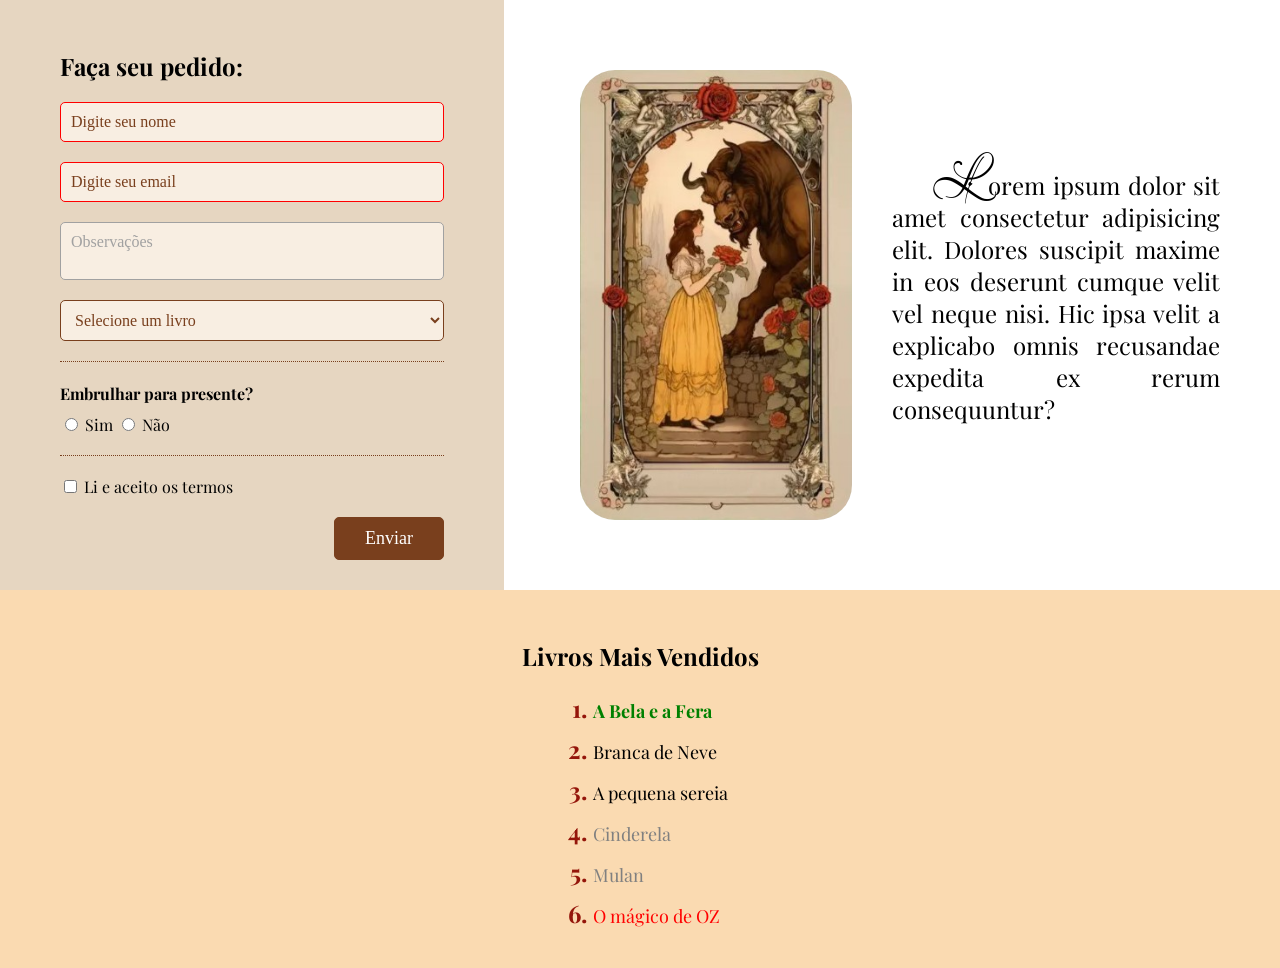
<file: 6 - pseudo classes e pseudo elementos/index.html>
<!DOCTYPE html>
<html lang="en">
<head>
    <meta charset="UTF-8">
    <meta name="viewport" content="width=device-width, initial-scale=1.0">
    <link rel="stylesheet" href="./assets/css/style.css">
    <link rel="stylesheet" href="./assets/css/pseudo.css">
    <title>Pseudo</title>
</head>
<body>
    
    <section class="livro">
        <div class="pedido">
            <h2>Faça seu pedido:</h2>

            <form action="">
                <input required type="text" placeholder="Digite seu nome">
                <input required type="email" placeholder="Digite seu email">
                <textarea disabled name="observacoes" id="observacoes" placeholder="Observações"></textarea>

                <select name="livros" id="livros">
                    <option value="" disabled selected>Selecione um livro</option>
                    <option value="bela-fera">A Bela e a Fera</option>
                    <option value="branca-neve">Branca de Neve</option>
                    <option value="pequena-sereia">A pequena sereia</option>
                    <option value="cinderela">Cinderela</option>
                    <option value="mulan">Mulan</option>
                    <option value="magico-oz">O mágico de Oz</option>
                </select>

                <div class="presente">
                    <h4>Embrulhar para presente?</h4>

                    <input required type="radio" id="sim" name="presente" value="sim">
                    <label for="sim">Sim</label>

                    <input required type="radio" id="nao" name="presente" value="nao">
                    <label for="nao">Não</label>
                </div>

                <div class="termos">
                    <input required type="checkbox" id="aceito" name="termos" value="aceito">
                    <label for="aceito">Li e aceito os termos</label>
                </div>
                
                <input type="submit" value="Enviar">
            </form>
        </div>
        
        <div class="modelo">
            <img src="./assets/images/carta-bela.jpg" alt="Carta da Bela e a Fera">
            <p>Lorem ipsum dolor sit amet consectetur adipisicing elit. Dolores suscipit maxime in eos deserunt cumque velit vel neque nisi. Hic ipsa velit a explicabo omnis recusandae expedita ex rerum consequuntur?</p>
        </div>
    </section>
    
    <section class="ranking">
        <h2>Livros Mais Vendidos</h2>

        <ol>
            <li class="top3">A Bela e a Fera</li>
            <li class="top3">Branca de Neve</li>
            <li class="top3">A pequena sereia</li>
            <li>Cinderela</li>
            <li>Mulan</li>
            <li>O mágico de OZ</li>
        </ol>
    </section>

</body>
</html>
</file>
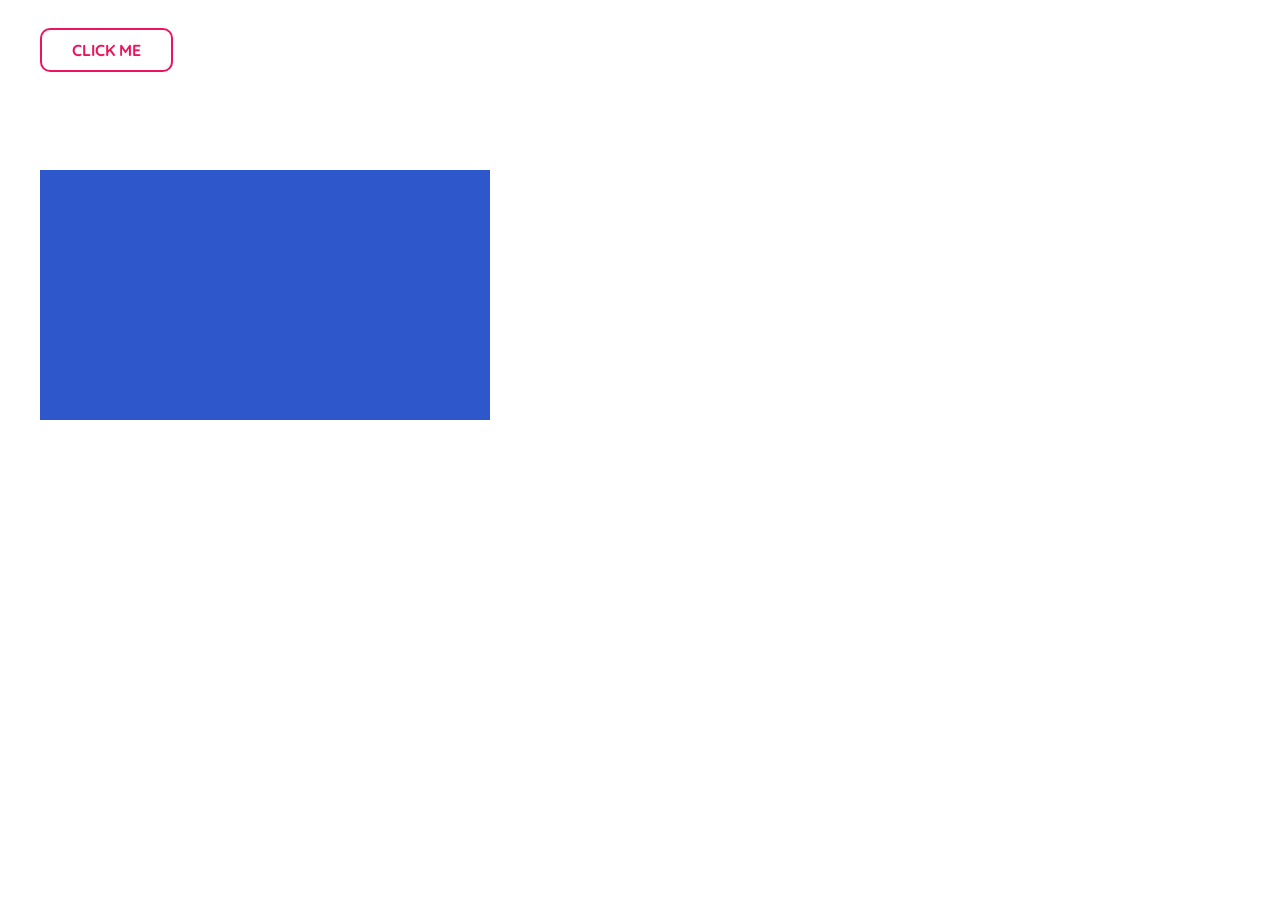
<file: 7-transições  e animações/index.html>
<!DOCTYPE html>
<html lang="pt-br">
<head>
    <meta charset="UTF-8">
    <meta name="viewport" content="width=device-width, initial-scale=1.0">
    <link rel="stylesheet" href="style.css">
    <link rel="preconnect" href="https://fonts.googleapis.com">
    <link rel="preconnect" href="https://fonts.gstatic.com" crossorigin>
    <link href="https://fonts.googleapis.com/css2?family=Quicksand:wght@500&display=swap" rel="stylesheet">

    <!-- Fonte do ícone como "Usage as a Font". Colocamos aqui para nao ficar visível para o usuario -->
    <link href="https://cdn.boxicons.com/3.0.8/fonts/basic/boxicons.min.css" rel="stylesheet">

    <title>Animações</title>

</head>
<body>

    <div class="container">
        <a href="" class="btn">Click me</a>
    </div>

    <div class="container">
        <div class="box">
            <i class="bx bx-rocket"></i>
            
        </div>
    </div>
    
</body>
</html>
</file>
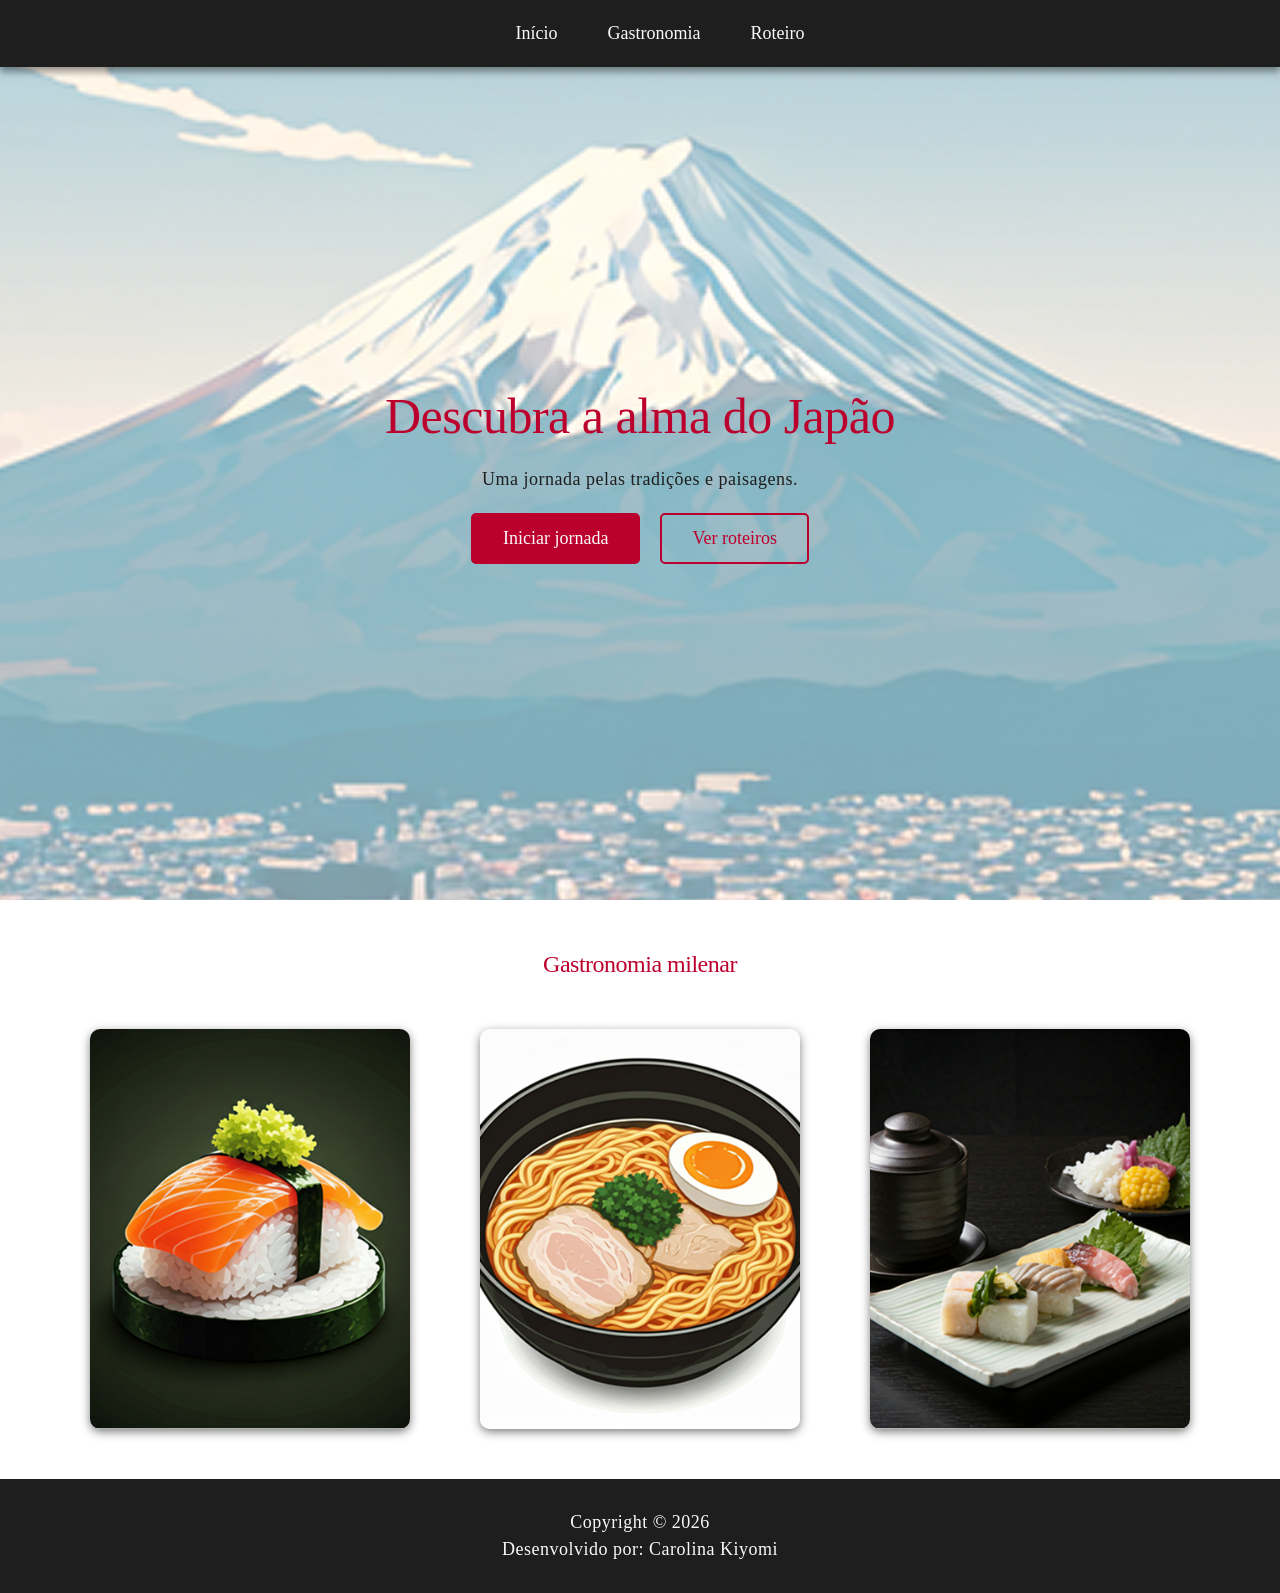
<file: 8 - semântica/assets/index.html>
<!DOCTYPE html>
<html lang="pt=br">
<head>
    <meta charset="UTF-8">
    <meta name="viewport" content="width=device-width, initial-scale=1.0">

    <!-- Reset css vem sempre PRIMEIRO -->
    <link rel="stylesheet" href="./css/reset.css">
    <link rel="stylesheet" href="./css/variables.css">

    <!-- Ordem certa: 1º RESET CSS, 2º Variavél etc -->
    <link rel="stylesheet" href="./css/components.css">
    <link rel="stylesheet" href="./css/style.css">

    <title>Semântica e Componentização</title>
</head>
<body>
    
    <header>
        <nav> <!-- Estrutura de navação <nav> -->
            <ul class="flex">
                <!-- Estrutura de lista -->
                <li><a href= "#banner" class="menu-item"> Início</a></li>
                <li><a href= "#food" class="menu-item"> Gastronomia </a></li>
                <li><a href= "#itinerary" class="menu-item"> Roteiro </a></li>
            </ul>

        </nav> <!-- Estrutura de navação <nav> -->
    </header>

    <main>
        <section id="banner" class="flex">
            <h1 class="title"> Descubra a alma do Japão</h1>
            <p class="text"> Uma jornada pelas tradições e paisagens.</p>

                    <!-- div.flex>a*2 -->
            <div class="flex">
                <a href="food" class="btn btn-primary"> Iniciar jornada</a>
                <a href="#itinerary" class="btn"> Ver roteiros</a>
            </div>

        </section>

                 <!-- section#food>h2.title -->
        <section id="food">
            <h2 class="title">Gastronomia milenar</h2>
            <figure class="flex"> <!-- class figure é um container para quando usar imagens -->
                <img src="./images/sushi.jpg" alt="Sushi">
                <img src="./images/lamen.jpg" alt="Lamen">
                <img src="./images/kaiseki.jpg" alt="Kaiseki">
            </figure>
        </section>
    </main>

    <footer> <!-- Rodapé -->
        <p class="text">Copyright &copy; 2026</p>
        <h6 class="text">Desenvolvido por: Carolina Kiyomi</h6>
    </footer>

</body>
</html>
</file>
<file: 6 - pseudo classes e pseudo elementos/assets/css/style.css>
@import url('https://fonts.googleapis.com/css2?family=Lavishly+Yours&family=Playfair+Display:ital,wght@0,400..900;1,400..900&display=swap');

body {
    margin: 0;
    padding: 0;
    font-family: 'Playfair Display', sans-serif;
}

.livro {
    display: flex;
    align-items: center;
    justify-content: space-between;
}

.pedido {
    background-color: #e6d6c1;
    padding: 30px 60px;
    width: 30%;

    form {
        display: flex;
        flex-direction: column;
        gap: 20px;
    }
}

.presente {
    border-top: 1px dotted #793f1d;
    border-bottom: 1px dotted #793f1d;
    padding-bottom: 20px;

    h4 {
        margin-bottom: 10px;
    }
}

input, select, textarea {
    background-color: #f8eee2;
    padding: 10px;
    border: 1px solid;
    border-radius: 5px;
    font-size: 16px;
    transition: all .5s ease-in-out;
    color: #793f1d;
    font-family: Roboto, Calibri, cursive;
    resize: none;
}

input[type="submit"] {
    background-color: #793f1d;
    color: white;
    font-size: 18px;
    cursor: pointer;
    width: fit-content;
    padding: 10px 30px;
    margin: 0 0 0 auto;
    transition: background-color 0.5s ease-in-out;
}

.modelo {
    width: 50%;
    padding: 30px 60px;
    font-family: 'Playfair Display', serif;
    display: flex;
    align-items: center;
    gap: 40px;
    text-align: justify;
    font-size: 24px;
    text-indent: 40px;

    img {
        border-radius: 35px;
        height: 450px;
    }
}

.ranking {
    background-color: #fadab1;
    padding: 30px 60px;
    text-align: center;
    
    ol {
        width: fit-content;
        margin: 0 auto;
        font-size: 18px;
        text-align: left;

        li {
            margin-bottom: 10px;
        }
    }
}
</file>
<file: 6 - pseudo classes e pseudo elementos/assets/css/pseudo.css>
input:focus {
    outline: none;
    background-color: #793f1d36;
}

input:valid {
    border-color: #793f1d;
}

input:invalid {
    border-color: red;
}

::placeholder {
    color: #793f1d;
}

textarea:disabled {
    background-color: #f8eee2;
    border-color: #a1a1a1;
    cursor: not-allowed;
}

textarea::placeholder {
    color: #a1a1a1;
}

input[type="submit"]:hover {
    background-color: #94150a;
}

input[type="submit"]:active {
    background-color: #d81806;
}

/* Opção selecionada - Visivel dentro da lista da select */
option:checked {
    color: #d81806;
}

input[type="radio"]:checked,
input[type="checkbox"]:checked {
    height: 20px;
    width: 20px;
}

.modelo {
    p::first-letter {
        font-family: 'Lavishly Yours';
        font-size: 60px;
        font-weight: 500;
        line-height: 24px;
    }

    /* p::first-line {
        color: #94150a;
    } */

    p::selection {
        color: #d81806;
        background-color: #e6dbcf;
    }
}

/* li:nth-child(2n+1){
    color: gray;
} */
li:not(.top3){
    color: gray;
}
li:first-child { 
    color: green;
    font-weight: 700;
}
li:last-child { 
    color: red;
}

::marker {
    font-weight: 700;
    font-size: 24px;
    color: #94150a;
}
</file>
<file: 7-transições  e animações/style.css>
* {
    margin: 0;
    padding: 0;
    box-sizing: border-box;
}

body {
    font-family: 'Quicksand', sans-serif;
}

.container {
    max-width: 1320px;
    width: 100%;
    margin: auto;
    padding: 40px;
}

.btn {
    border: 2px solid #ed145b;
    border-radius: 10px;
    color: #ed145b;
    font-weight: 700;
    text-transform: uppercase;
    text-decoration: none;
    padding: 10px 30px;
    width: fit-content;
        /* 
    transition: propriedade que deixa mais suave a transição das cores do clickme
    transition: propriedade duração timing-function delay;
    .5s === meio segundo */
    transition: all .5s ease-in-out;
}


/* hover: muda a cor do fundo e do texto */
.btn:hover {
    background:#ed145b;
    color: #fff;

}


.box {
    background-color: #2d57ca;
    width: 450px;
    height: 250px;
    padding: 20px;
    margin: 30px 0;

    transition: background-color 3s linear;

    &:hover {
        background-color: #ed145b;
    }
}

i {
    color: #fff;
    font-size: 50px;
    position: relative;
}

/* Quando passar o mouse na caixa, o ícone foguete vai se mexer */

.box:hover i {
    /* animation: name duration timing-function delay iteration-count direction fill-mode */
    /* ITERACTION-COUNT: quantas vezes vai repetir */
    /* REVERSE: ou seja ele vai do 100 ao 0  */

    /* animation: rocket 3s ease-in-out 2s 2 reverse; */
    animation: rocket 3s ease-in-out 2s infinite alternate;
}

.text {
    font-weight: 900;
    font-size: 60px;
    color: #181818;
    border-top: 5px dotted #181818;
    border-bottom: 5px dotted #181818;
    padding: 20px 0;
    text-align: center;
}


/* Animações: função @keyframes é usada para deifnir estagios especificos de uma animações e os estilos que serão aplicados nesse estágio. PRECISA VIR COM A PROPRIEDADE 'ANIMATION' */

@keyframes rocket {
    0% {
        left:0;
        top:0;
    }

    25% {
        left:calc(100% - 50px);
        /* quero que o foguete ande 100% - a margem de 50px */
        top:0;
    }

    50% {
        left:calc(100% - 50px);
        top:calc(100% - 50px);
    }

    75% {
        left:0;
        top:calc(100% - 50px);;
    }

    100% {
        left:0;
        top:0;
    }
}
</file>
<file: 8 - semântica/assets/css/variables.css>
@import url('https://fonts.googleapis.com/css2?family=Montserrat:ital,wght@0,100..900;1,100..900&family=Noto+Serif:ital,wght@0,100..900;1,100..900&display=swap');


/* Aqui vamos definir as variáveis do projeto */

:root { /* Raiz do projeto */

    /* Variável de Cor */
    --primary: #BC002D;
    --secondary: #FFB7C5;
    --tertiary: #4A4A4A;
    --light: #F9F9F9;
    --dark: #1E1E1E;
    /* Qualquer valor que precisa repetir muitas vezes, podemos criar como uma variável */


    /* Variável de Fonte - Títulos */

    /* BOAS PRÁTICAS: Caso não carregar a fonte Noto Serif para o usuário, tem a opção de uma 2ª fonte. Caso mesmo assim não carregar, temos uma 3ª fonte (como reserva) */
    --title: 'Noto Serif', Trebuchet MS, sans-serif;
    --title-size: 46px; 

    /* Variável de Fonte - Textos */
    --text: 'Monstserrat', Roboto, Calibri;
    --text-size: 18px; 
}
</file>
<file: 8 - semântica/assets/css/components.css>
.title {
    color: var(--primary);
    font-family: var (--title);
    font-size: var (--title-size);
    font-weight: 400;
    line-height: 1.2;
    letter-spacing: -0.5px;

}



/* Formatação dos Textos */
.text {
  font-family: var(--text);
  font-size: var(--text-size);
  font-weight: 400;
  line-height: 1.5;
  letter-spacing: 0.5px;
  color: var(--dark);
}

/* Formatação dos Botões */
.btn {
  color: var(--primary);
  font-family: var(--text);
  font-size: var(--text-size);
  font-weight: 500;
  border: 2px solid var(--primary);
  border-radius: 5px;
  padding: 10px 30px;
  cursor: pointer;
  outline: none;
  display: inline-block;
  text-decoration: none;
  transition: all 0.5s ease;

  &:hover {
    background-color: var(--primary);
    color: var(--light);
    box-shadow: 0 5px 7px rgba(0, 0, 0, 0.2);
  }
}

.btn-primary {
  background-color: var(--primary);
  color: var(--light);
  
  &:hover {
    background-color: var(--secondary);
    border-color: var(--secondary);
    color: var(--primary);
  }
}

.btn-secondary {
  background-color: var(--secondary);
  border-color: var(--secondary);
  color: var(--primary);
  
  &:hover {
    background-color: var(--primary);
    border-color: var(--primary);
  }
}

.flex {
  display: flex;
  gap: 20px;
}
</file>
<file: 8 - semântica/assets/css/style.css>
html {
    scroll-behavior: smooth;
}

header {
    /**/
    background-color: var(--dark);
    position: fixed; /* DEIXAR MENU FIXO */
    top: 0; 
    width: 100vw;  /*vw - vai pegar a largura do dispositivo do usuário .  vh - altura*/ 
    z-index: 10; /*define a camada. Esse nº é elevado, ou seja, nada vai passar na frente dele*/ 
    box-shadow: 0 5px 7px rgba(0, 0, 0, 0.4);


}

nav ul {
    justify-content: center;

    li {
        list-style: none;
    
        a {
            color: var(--light);
            font-family: var(--text);
            font-size: var(--text-size);
            text-decoration: none;
            padding: 20px 15px;
            display: inline-block;
            transition: all .5s ease;
        
            &:hover { 
                color: var(--primary);
            }
        }
    }
}

#banner {
    background-image: url(../images/Mount\ Fuji.jpg);
    height: 100vh;
    background-size: cover;
    
    flex-direction: column;
    justify-content: center;
    align-items: center;
    position: relative;

    &::before {
        content: '';
        background-color: #ffffff80;
        position: absolute;
        top: 0;
        left: 0;
        width: 100%;
        height: 100%;
        z-index: 0;
    }

    * {
        z-index: 1;
    }
}

h1.title {
  font-size: 50px;
  font-weight: 500;
  margin-top: 50px;
}

#food {
    padding: 50px 40px;

    h2 {
        text-align: center;
        margin-bottom: 50px;
    }

    figure {
        justify-content: space-evenly;
        align-items: center;

        img {
            box-shadow: 0 3px 10px rgba(0, 0, 0, 0.5);
            border-radius: 10px;
            height: 400px;
            transition: all .5s ease;

            &:hover {
                transform: scale(1.1);
            }
        }
    }
}

#itinerary {
    background-color: var(--light);
    padding: 50px 40px;
    align-items: center;
    justify-content: space-between;

    h2 {
        margin-bottom: 50px;
    }

    .info {
        width: 59%;

        p {
            margin-bottom: 20px;
            text-align: justify;
        }

        a {
            margin-top: 30px;
        }
    }

    img {
        height: 400px;
        object-fit: contain;
    }
}

footer {
    background-color: var(--dark);
    padding: 30px 0;
    text-align: center;

    .text {
        color: var(--light);
    }
}
</file>
